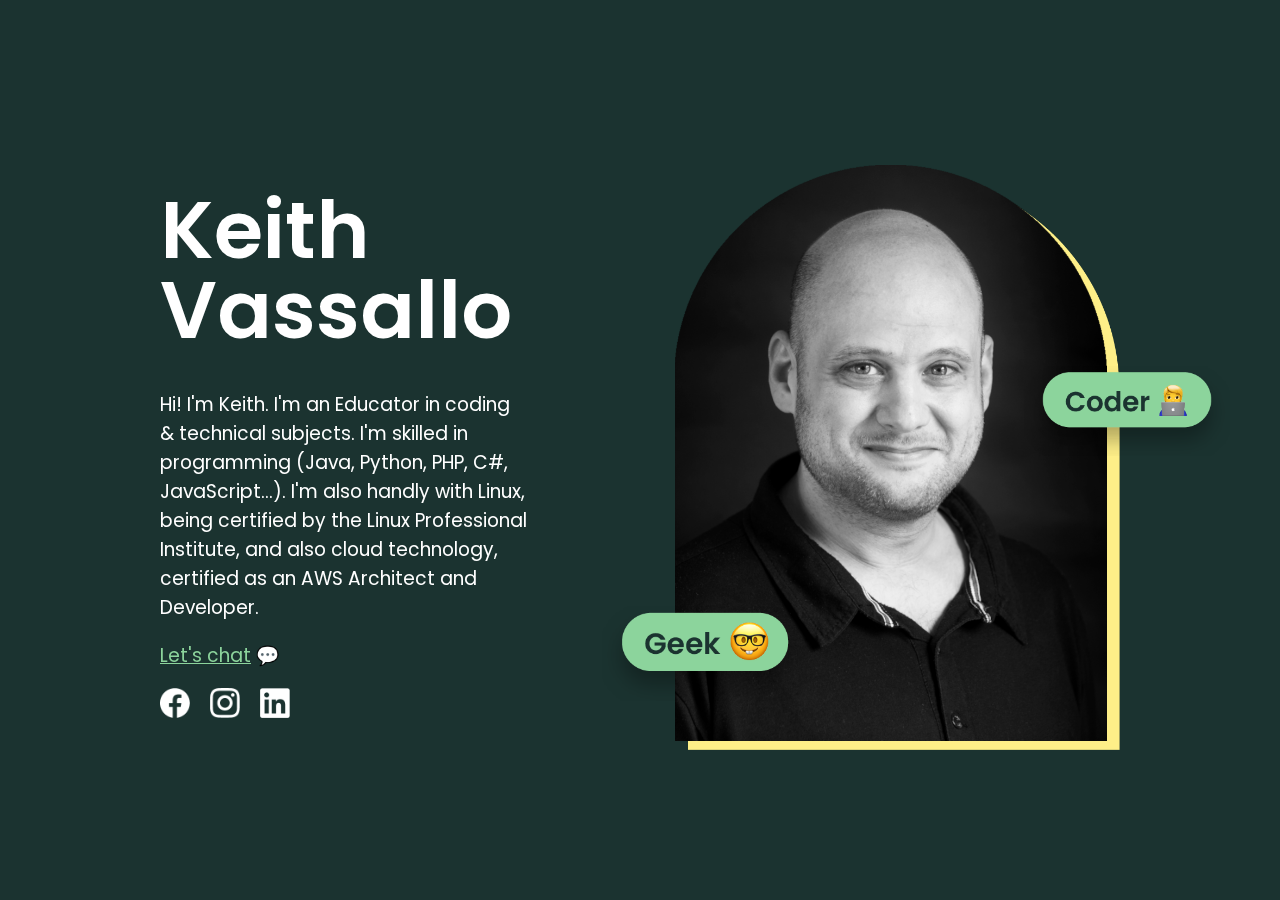
<file: index.html>
<!DOCTYPE html>
<html lang="en">
    <head>
        <title>Keith Vassallo</title>
        <meta charset="utf-8">
        <link rel="stylesheet" href="index.css">
    </head>
    <body>
        <div id="container">
            <div id="col_left">
                <header>Keith Vassallo</header>
                <div id="bio">
                    <p>Hi! I'm Keith. I'm an Educator in coding<br>
                        & technical subjects. I'm skilled in<br>
                        programming (Java, Python, PHP, C#,<br> JavaScript...).
                        I'm also handly with Linux, <br>being certified by 
                        the Linux Professional<br> Institute, and also cloud technology,
                        <br> certified as an AWS Architect and <br>Developer.
                    </p>
                    <p>
                        <a href="mailto:keith@icemalta.com">Let's chat</a> 💬
                    </p>
                </div>
                <div id="social_bar">
                    <a href="https://www.facebook.com/keithv" target="_blank"><img src="assets/fb_icon.png" alt="Facebook Profile"></a>
                    <a href="https://www.facebook.com/keithv" target="_blank"><img src="assets/insta_icon.png" alt="Facebook Profile"></a>
                    <a href="https://www.facebook.com/keithv" target="_blank"><img src="assets/linkedin_icon.png" alt="Facebook Profile"></a>
                </div>
            </div>
            <div id="col_right">
                <div id="profile_image">
                    <div id="badge_coder">

                    </div>
                    <div id="badge_geek">

                    </div>
                </div>
            </div>
        </div>
    </body>
</html>
</file>
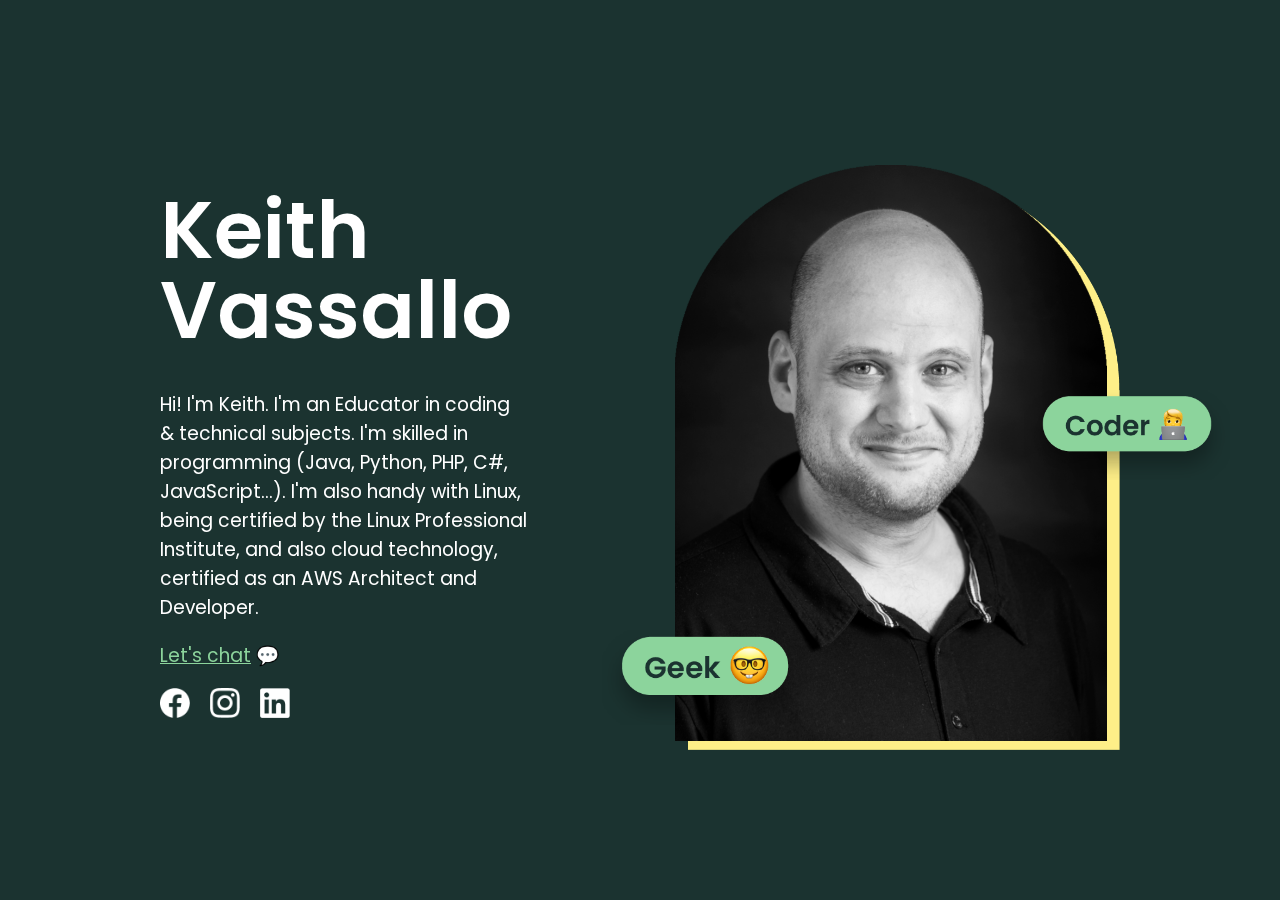
<file: reference/index.html>
<!DOCTYPE html>
<html lang="en">
    <head>
        <title>Keith Vassallo</title>
        <link rel="stylesheet" href="index.css">
        <meta charset="utf-8">
    </head>
    <body>
        <div id="container">
            <div id="col_left">
                <header>Keith Vassallo</header>
                <div id="bio">
                    <p>Hi! I'm Keith. I'm an Educator in coding<br> &amp; technical subjects.
                    I'm skilled in<br> programming (Java, Python, PHP, C#,<br> JavaScript...).
                    I'm also handy with Linux, <br>being certified by the Linux Professional<br> Institute, 
                    and also cloud technology,<br> certified as an AWS Architect and<br> Developer.</p>
                    <p><a href="mailto:keith@icemalta.com">
                        Let's chat</a> 💬 </p>
                </div>
                <div id="social_bar">
                    <a href="#"><img src="assets/fb_icon.png" alt="Facebook Profile" title="Facebook"></a>
                    <a href="#"><img src="assets/insta_icon.png" alt="Instagram Profile" title="Instagram"></a>
                    <a href="#"><img src="assets/linkedin_icon.png" alt="LinkedIn Profile" title="LinkedIn"></a>
                </div>
            </div>
            <div id="col_right">
                <div id="profile_image">
                    <div id="badge_coder">

                    </div>
                    <div id="badge_geek">

                    </div>
                </div>
            </div>
        </div>
    </body>
</html>
</file>
<file: index.css>
@import url('https://fonts.googleapis.com/css2?family=Poppins:ital,wght@0,100;0,200;0,300;0,400;0,500;0,600;0,700;0,800;0,900;1,100;1,200;1,300;1,400;1,500;1,600;1,700;1,800;1,900&display=swap');

html {
    font-family: 'Poppins', sans-serif;
}

body {
    background-color: #1B3330;
    color: white;
}

header {
    font-size: 60pt;
    font-weight: 600;
    display: block;
    line-height: 1em;
    margin-bottom: 40px;
}

a:link {
    color: #8CD49C;
}

#container {
    width: 960px;
    position: fixed;
    top: 50%;
    left: 50%;
    transform: translate(-50%, -50%);
    -webkit-transform: translate(-50%, -50%);
    display: flex;
    align-items: flex-start;
}

#col_left {
    margin-right: 20px;
    margin-top: 40px;
}

#col_right {
    background-image: url('assets/keith_pic.png'), url('assets/yellow_shape.png');
    min-width: 50%;
    min-height: 600px;
    background-size: 90%, 90%;
    background-repeat: no-repeat;
    background-position: 35px 15px, bottom right;
}

#bio {
    display: block;
    font-size: 14pt;
}

#social_bar {
    display: flex;
    align-items: flex-start;
    gap: 20px;
}

#social_bar img {
    max-height: 30px;
}

#social_bar img:hover {
    filter: brightness(0) saturate(100%) invert(91%) sepia(7%) saturate(2142%) hue-rotate(72deg) brightness(92%) contrast(80%);
}

#badge_coder {
    z-index: 500;
    background: url('assets/badge_coder.png');
    width: 206px;
    height: 96px;
    background-size: contain;
    background-repeat: no-repeat;
    margin-top: 45%;
    margin-left: 80%;
}

#badge_geek {
    z-index: 999;
    background: url('assets/badge_geek.png');
    width: 206px;
    height: 96px;
    background-size: contain;
    background-repeat: no-repeat;
    margin-top: 30%;
    margin-left: -8%;
}
</file>
<file: reference/index.css>
@import url('https://fonts.googleapis.com/css2?family=Poppins:ital,wght@0,100;0,200;0,300;0,400;0,500;0,600;0,700;0,800;0,900;1,100;1,200;1,300;1,400;1,500;1,600;1,700;1,800;1,900&display=swap');

html {
    font-family: 'Poppins', sans-serif;
}

body {
    background-color: #1B3330;
    color: white;
}

header {
    font-weight: 600;
    font-size: 60pt;
    display:block;
    line-height: 1em;
    margin-bottom: 40px;
}

a:link {
    color: #8CD49C;
}

#container {
    width: 960px;
    position: fixed;
    top: 50%;
    left: 50%;
    -webkit-transform: translate(-50%, -50%);
    transform: translate(-50%, -50%);
    display: flex;
    align-items: flex-start;
}

#col_left {
    margin-right: 20px;
    margin-top:40px;
}

#col_right {
    background-size:90%, 90%;
    background-repeat: no-repeat;
    background-image: url('assets/keith_pic.png'), url('assets/yellow_shape.png');
    background-position: 35px 15px, bottom right;
    min-width: 50%;
    min-height: 600px;
}

#bio {
    display: block;
    font-size: 14pt;
}

#social_bar {
    display: flex;
    align-items: flex-start;
    gap: 20px;
}

#social_bar img {
    max-height: 30px;
}

#social_bar img:hover {
    filter: brightness(0) saturate(100%) invert(91%) sepia(7%) saturate(2142%) hue-rotate(72deg) brightness(92%) contrast(80%);
}

#badge_geek {
    z-index: 999;
    display: block;
    background: url('assets/badge_geek.png');
    background-repeat: no-repeat;
    background-size: contain;
    width: 206px;
    height: 96px;
    margin-top: 30%;
    margin-left: -8%;
}

#badge_coder {
    z-index: 500;
    display: block;
    background: url('assets/badge_coder.png');
    background-repeat: no-repeat;
    background-size: contain;
    width: 206px;
    height: 96px;
    margin-top: 50%;
    margin-left: 80%;
}
</file>
